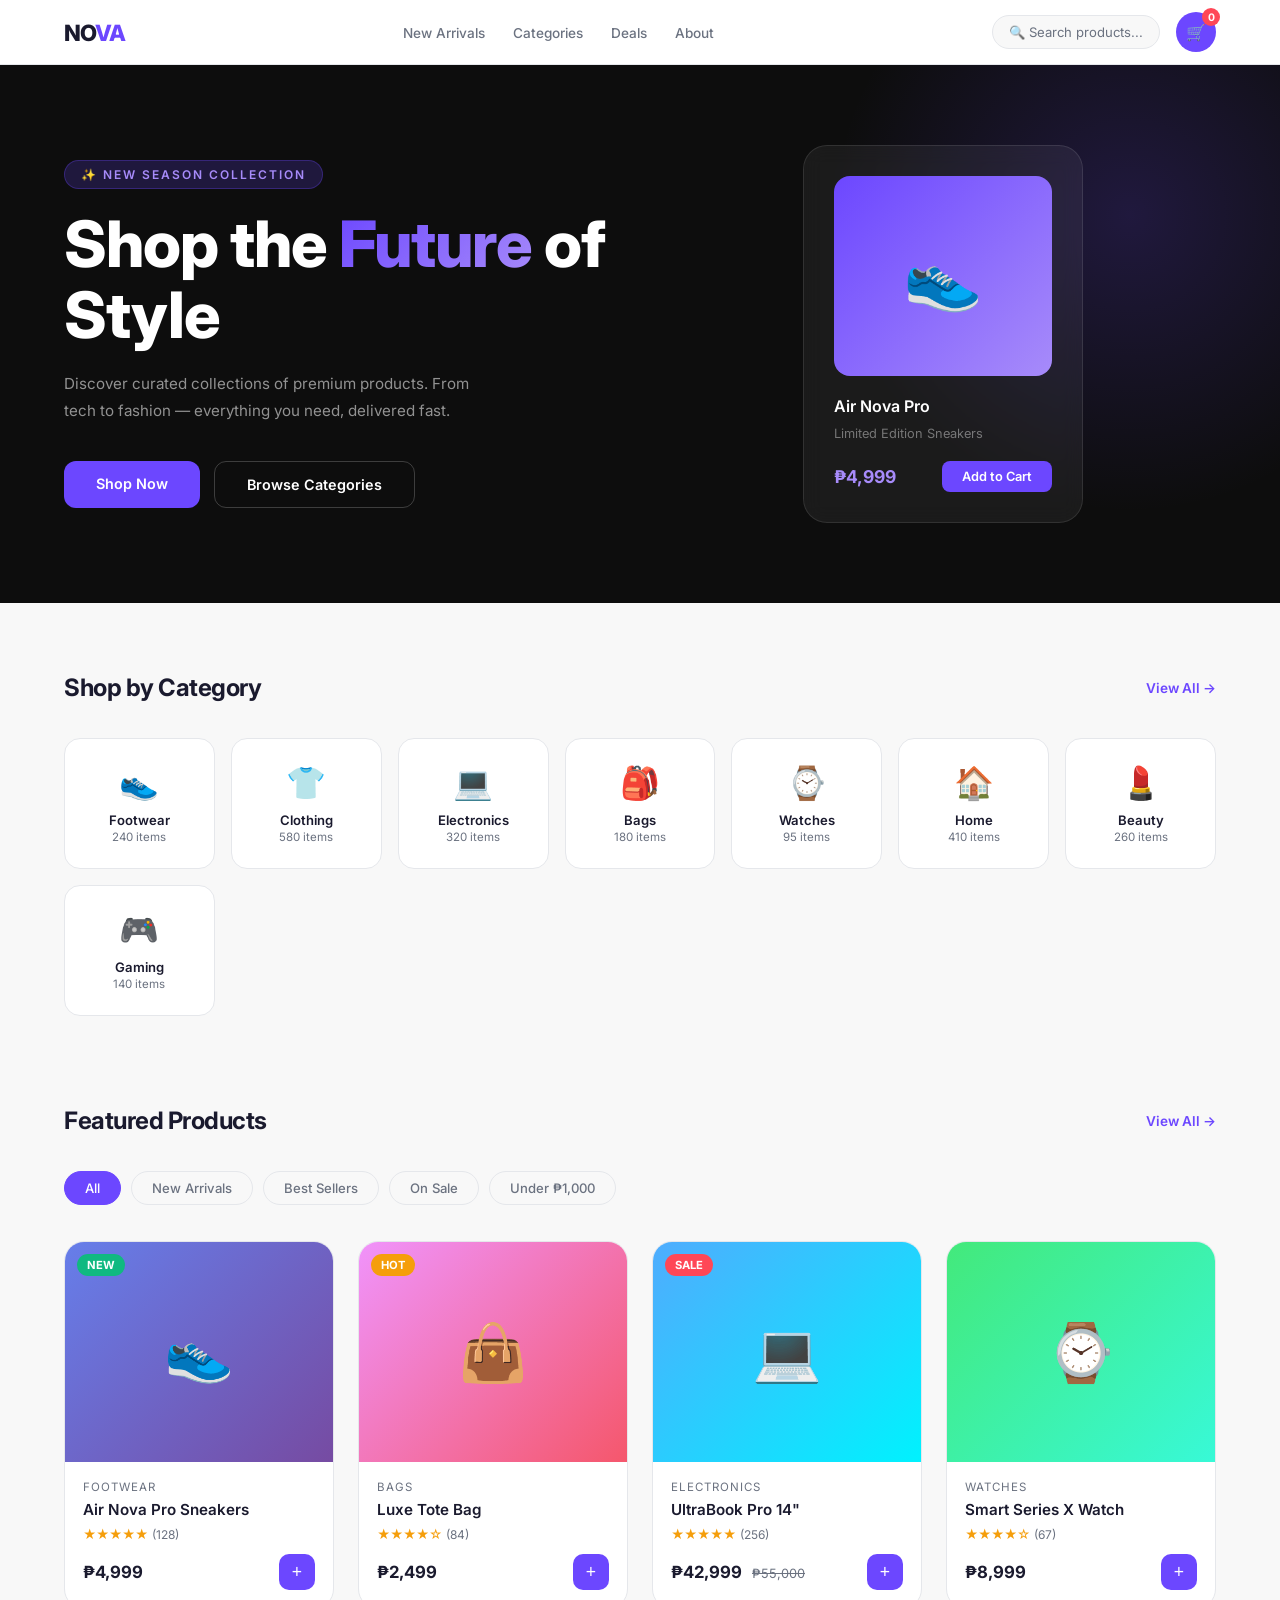
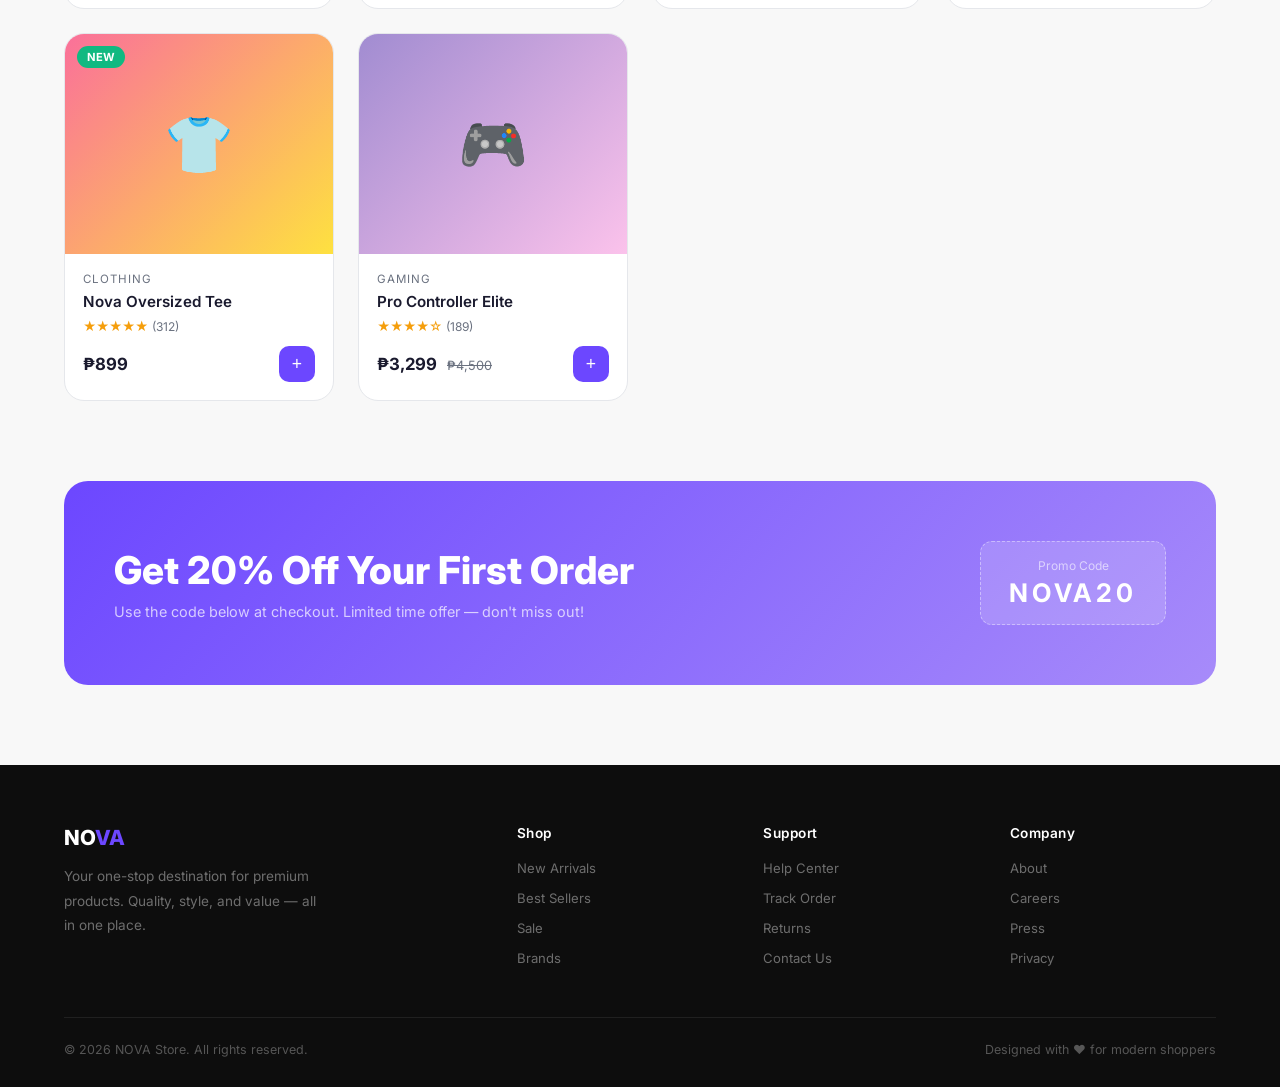
<file: samples/ecommerce.html>
<!DOCTYPE html>
<html lang="en">
<head>
<meta charset="UTF-8"/>
<meta name="viewport" content="width=device-width,initial-scale=1.0"/>
<title>NOVA Store – Modern E-Commerce</title>
<link href="https://fonts.googleapis.com/css2?family=Inter:wght@300;400;500;600;700;800&display=swap" rel="stylesheet"/>
<style>
*,*::before,*::after{box-sizing:border-box;margin:0;padding:0}
:root{--bg:#f8f8f8;--dark:#0d0d0d;--accent:#6c47ff;--accent2:#ff4757;--text:#1a1a2e;--muted:#6b7280;--card:#fff;--border:#e5e7eb}
html{scroll-behavior:smooth}
body{font-family:'Inter',sans-serif;background:var(--bg);color:var(--text)}
a{text-decoration:none;color:inherit}

/* NAV */
nav{position:sticky;top:0;z-index:100;background:#fff;border-bottom:1px solid var(--border);padding:0 5%}
.nav-inner{display:flex;align-items:center;justify-content:space-between;height:64px}
.nav-logo{font-size:1.4rem;font-weight:800;letter-spacing:-1px}
.nav-logo span{color:var(--accent)}
.nav-links{display:flex;gap:28px;list-style:none}
.nav-links a{font-size:0.85rem;font-weight:500;color:var(--muted);transition:color .2s}
.nav-links a:hover{color:var(--text)}
.nav-right{display:flex;align-items:center;gap:16px}
.nav-search{display:flex;align-items:center;gap:8px;background:var(--bg);border:1px solid var(--border);border-radius:50px;padding:8px 16px;font-size:0.82rem;color:var(--muted)}
.cart-btn{position:relative;width:40px;height:40px;background:var(--accent);border-radius:50%;display:flex;align-items:center;justify-content:center;color:#fff;font-size:1rem;cursor:pointer}
.cart-badge{position:absolute;top:-4px;right:-4px;width:18px;height:18px;background:var(--accent2);border-radius:50%;font-size:0.65rem;font-weight:700;color:#fff;display:flex;align-items:center;justify-content:center}

/* HERO BANNER */
.hero{background:var(--dark);padding:80px 5%;display:flex;align-items:center;gap:60px;min-height:520px;position:relative;overflow:hidden}
.hero::before{content:'';position:absolute;right:-200px;top:-200px;width:700px;height:700px;background:radial-gradient(circle,rgba(108,71,255,0.2) 0%,transparent 60%);border-radius:50%}
.hero-text{flex:1;z-index:1}
.hero-badge{display:inline-block;background:rgba(108,71,255,0.2);color:#a78bfa;font-size:0.75rem;font-weight:600;letter-spacing:2px;text-transform:uppercase;padding:6px 16px;border-radius:50px;margin-bottom:20px;border:1px solid rgba(108,71,255,0.3)}
.hero h1{font-size:clamp(2.4rem,5vw,4rem);font-weight:800;color:#fff;line-height:1.1;margin-bottom:20px;letter-spacing:-1px}
.hero h1 span{color:var(--accent);background:linear-gradient(135deg,#6c47ff,#a78bfa);-webkit-background-clip:text;-webkit-text-fill-color:transparent;background-clip:text}
.hero p{color:rgba(255,255,255,0.55);font-size:0.95rem;line-height:1.8;max-width:440px;margin-bottom:36px}
.hero-btns{display:flex;gap:14px;flex-wrap:wrap}
.btn-accent{padding:14px 32px;background:var(--accent);color:#fff;border-radius:12px;font-weight:600;font-size:0.9rem;transition:all .3s}
.btn-accent:hover{background:#5535e0;transform:translateY(-2px)}
.btn-ghost{padding:14px 32px;border:1.5px solid rgba(255,255,255,0.2);color:#fff;border-radius:12px;font-weight:600;font-size:0.9rem;transition:all .3s}
.btn-ghost:hover{border-color:rgba(255,255,255,0.5)}
.hero-visual{flex:1;display:flex;align-items:center;justify-content:center;z-index:1}
.hero-card{background:rgba(255,255,255,0.06);border:1px solid rgba(255,255,255,0.1);border-radius:24px;padding:30px;width:280px;backdrop-filter:blur(10px)}
.hero-card-img{height:200px;background:linear-gradient(135deg,#6c47ff,#a78bfa);border-radius:16px;display:flex;align-items:center;justify-content:center;font-size:4rem;margin-bottom:20px}
.hero-card h3{color:#fff;font-size:1rem;font-weight:600;margin-bottom:6px}
.hero-card p{color:rgba(255,255,255,0.4);font-size:0.8rem;margin-bottom:16px}
.hero-card-footer{display:flex;align-items:center;justify-content:space-between}
.hero-price{color:#a78bfa;font-weight:700;font-size:1.1rem}
.hero-add{padding:8px 20px;background:var(--accent);color:#fff;border-radius:8px;font-size:0.8rem;font-weight:600;cursor:pointer;transition:background .3s}
.hero-add:hover{background:#5535e0}

/* CATEGORIES */
.categories{padding:70px 5%}
.section-header{display:flex;align-items:center;justify-content:space-between;margin-bottom:36px}
.section-header h2{font-size:1.5rem;font-weight:700;letter-spacing:-0.5px}
.view-all{font-size:0.85rem;font-weight:600;color:var(--accent)}
.cat-grid{display:grid;grid-template-columns:repeat(auto-fill,minmax(140px,1fr));gap:16px}
.cat-card{background:var(--card);border:1px solid var(--border);border-radius:16px;padding:24px 16px;text-align:center;cursor:pointer;transition:all .3s}
.cat-card:hover{border-color:var(--accent);box-shadow:0 8px 24px rgba(108,71,255,0.12);transform:translateY(-4px)}
.cat-icon{font-size:2rem;margin-bottom:10px}
.cat-name{font-size:0.82rem;font-weight:600;color:var(--text)}
.cat-count{font-size:0.72rem;color:var(--muted);margin-top:2px}

/* PRODUCTS */
.products{padding:20px 5% 80px}
.filter-bar{display:flex;gap:10px;margin-bottom:36px;flex-wrap:wrap}
.filter-btn{padding:8px 20px;border-radius:50px;font-size:0.82rem;font-weight:500;cursor:pointer;border:1.5px solid var(--border);background:none;font-family:'Inter',sans-serif;transition:all .3s;color:var(--muted)}
.filter-btn.active,.filter-btn:hover{background:var(--accent);color:#fff;border-color:var(--accent)}
.product-grid{display:grid;grid-template-columns:repeat(auto-fill,minmax(240px,1fr));gap:24px}
.product-card{background:var(--card);border:1px solid var(--border);border-radius:20px;overflow:hidden;transition:all .3s;cursor:pointer}
.product-card:hover{box-shadow:0 12px 40px rgba(0,0,0,0.1);transform:translateY(-4px)}
.product-img{height:220px;display:flex;align-items:center;justify-content:center;font-size:3.5rem;position:relative}
.product-badge{position:absolute;top:12px;left:12px;padding:4px 10px;border-radius:50px;font-size:0.7rem;font-weight:700;text-transform:uppercase}
.badge-new{background:#10b981;color:#fff}
.badge-sale{background:var(--accent2);color:#fff}
.badge-hot{background:#f59e0b;color:#fff}
.product-body{padding:18px}
.product-cat{font-size:0.72rem;color:var(--muted);text-transform:uppercase;letter-spacing:1px;margin-bottom:6px}
.product-name{font-size:0.95rem;font-weight:600;margin-bottom:8px}
.product-rating{display:flex;align-items:center;gap:4px;margin-bottom:12px}
.stars{color:#f59e0b;font-size:0.8rem}
.rating-count{font-size:0.75rem;color:var(--muted)}
.product-footer{display:flex;align-items:center;justify-content:space-between}
.product-price{font-weight:700;font-size:1.05rem;color:var(--text)}
.product-price .old{font-size:0.8rem;color:var(--muted);text-decoration:line-through;font-weight:400;margin-left:6px}
.add-cart{width:36px;height:36px;background:var(--accent);border-radius:10px;display:flex;align-items:center;justify-content:center;color:#fff;font-size:1.1rem;cursor:pointer;transition:background .3s;border:none}
.add-cart:hover{background:#5535e0}

/* BANNER */
.promo-banner{margin:0 5% 80px;background:linear-gradient(135deg,#6c47ff,#a78bfa);border-radius:24px;padding:60px 50px;display:flex;align-items:center;justify-content:space-between;gap:30px;flex-wrap:wrap}
.promo-text h2{font-size:clamp(1.6rem,3vw,2.4rem);font-weight:800;color:#fff;margin-bottom:10px}
.promo-text p{color:rgba(255,255,255,0.7);font-size:0.9rem}
.promo-code{background:rgba(255,255,255,0.15);border:1.5px dashed rgba(255,255,255,0.4);border-radius:12px;padding:16px 28px;text-align:center}
.promo-code span{display:block;font-size:0.75rem;color:rgba(255,255,255,0.6);margin-bottom:4px}
.promo-code strong{font-size:1.6rem;color:#fff;letter-spacing:4px}

/* FOOTER */
footer{background:var(--dark);padding:60px 5% 30px}
.footer-grid{display:grid;grid-template-columns:2fr 1fr 1fr 1fr;gap:40px;margin-bottom:50px}
.footer-brand p{color:rgba(255,255,255,0.4);font-size:0.85rem;line-height:1.8;margin-top:14px;max-width:260px}
.footer-col h4{color:#fff;font-size:0.85rem;font-weight:600;margin-bottom:16px;letter-spacing:0.5px}
.footer-col ul{list-style:none;display:flex;flex-direction:column;gap:10px}
.footer-col ul a{font-size:0.82rem;color:rgba(255,255,255,0.4);transition:color .3s}
.footer-col ul a:hover{color:#fff}
.footer-bottom{border-top:1px solid rgba(255,255,255,0.08);padding-top:24px;display:flex;justify-content:space-between;align-items:center;flex-wrap:wrap;gap:12px}
.footer-bottom p{font-size:0.78rem;color:rgba(255,255,255,0.3)}
.footer-logo{font-size:1.3rem;font-weight:800;color:#fff}
.footer-logo span{color:var(--accent)}

@media(max-width:768px){
  .hero{flex-direction:column;padding:60px 5%}
  .hero-visual{display:none}
  .footer-grid{grid-template-columns:1fr 1fr}
  nav .nav-links{display:none}
}
</style>
</head>
<body>

<nav>
  <div class="nav-inner">
    <div class="nav-logo">NO<span>VA</span></div>
    <ul class="nav-links">
      <li><a href="#">New Arrivals</a></li>
      <li><a href="#">Categories</a></li>
      <li><a href="#">Deals</a></li>
      <li><a href="#">About</a></li>
    </ul>
    <div class="nav-right">
      <div class="nav-search">🔍 Search products...</div>
      <div class="cart-btn">🛒<span class="cart-badge" id="cartCount">0</span></div>
    </div>
  </div>
</nav>

<section class="hero">
  <div class="hero-text">
    <div class="hero-badge">✨ New Season Collection</div>
    <h1>Shop the <span>Future</span> of Style</h1>
    <p>Discover curated collections of premium products. From tech to fashion — everything you need, delivered fast.</p>
    <div class="hero-btns">
      <a href="#products" class="btn-accent">Shop Now</a>
      <a href="#categories" class="btn-ghost">Browse Categories</a>
    </div>
  </div>
  <div class="hero-visual">
    <div class="hero-card">
      <div class="hero-card-img">👟</div>
      <h3>Air Nova Pro</h3>
      <p>Limited Edition Sneakers</p>
      <div class="hero-card-footer">
        <span class="hero-price">₱4,999</span>
        <div class="hero-add">Add to Cart</div>
      </div>
    </div>
  </div>
</section>

<section class="categories" id="categories">
  <div class="section-header">
    <h2>Shop by Category</h2>
    <a href="#" class="view-all">View All →</a>
  </div>
  <div class="cat-grid">
    <div class="cat-card"><div class="cat-icon">👟</div><div class="cat-name">Footwear</div><div class="cat-count">240 items</div></div>
    <div class="cat-card"><div class="cat-icon">👕</div><div class="cat-name">Clothing</div><div class="cat-count">580 items</div></div>
    <div class="cat-card"><div class="cat-icon">💻</div><div class="cat-name">Electronics</div><div class="cat-count">320 items</div></div>
    <div class="cat-card"><div class="cat-icon">🎒</div><div class="cat-name">Bags</div><div class="cat-count">180 items</div></div>
    <div class="cat-card"><div class="cat-icon">⌚</div><div class="cat-name">Watches</div><div class="cat-count">95 items</div></div>
    <div class="cat-card"><div class="cat-icon">🏠</div><div class="cat-name">Home</div><div class="cat-count">410 items</div></div>
    <div class="cat-card"><div class="cat-icon">💄</div><div class="cat-name">Beauty</div><div class="cat-count">260 items</div></div>
    <div class="cat-card"><div class="cat-icon">🎮</div><div class="cat-name">Gaming</div><div class="cat-count">140 items</div></div>
  </div>
</section>

<section class="products" id="products">
  <div class="section-header">
    <h2>Featured Products</h2>
    <a href="#" class="view-all">View All →</a>
  </div>
  <div class="filter-bar">
    <button class="filter-btn active">All</button>
    <button class="filter-btn">New Arrivals</button>
    <button class="filter-btn">Best Sellers</button>
    <button class="filter-btn">On Sale</button>
    <button class="filter-btn">Under ₱1,000</button>
  </div>
  <div class="product-grid">
    <div class="product-card">
      <div class="product-img" style="background:linear-gradient(135deg,#667eea,#764ba2)">👟<span class="product-badge badge-new">New</span></div>
      <div class="product-body">
        <div class="product-cat">Footwear</div>
        <div class="product-name">Air Nova Pro Sneakers</div>
        <div class="product-rating"><span class="stars">★★★★★</span><span class="rating-count">(128)</span></div>
        <div class="product-footer"><span class="product-price">₱4,999</span><button class="add-cart" onclick="addToCart(this)">+</button></div>
      </div>
    </div>
    <div class="product-card">
      <div class="product-img" style="background:linear-gradient(135deg,#f093fb,#f5576c)">👜<span class="product-badge badge-hot">Hot</span></div>
      <div class="product-body">
        <div class="product-cat">Bags</div>
        <div class="product-name">Luxe Tote Bag</div>
        <div class="product-rating"><span class="stars">★★★★☆</span><span class="rating-count">(84)</span></div>
        <div class="product-footer"><span class="product-price">₱2,499</span><button class="add-cart" onclick="addToCart(this)">+</button></div>
      </div>
    </div>
    <div class="product-card">
      <div class="product-img" style="background:linear-gradient(135deg,#4facfe,#00f2fe)">💻<span class="product-badge badge-sale">Sale</span></div>
      <div class="product-body">
        <div class="product-cat">Electronics</div>
        <div class="product-name">UltraBook Pro 14"</div>
        <div class="product-rating"><span class="stars">★★★★★</span><span class="rating-count">(256)</span></div>
        <div class="product-footer"><span class="product-price">₱42,999 <span class="old">₱55,000</span></span><button class="add-cart" onclick="addToCart(this)">+</button></div>
      </div>
    </div>
    <div class="product-card">
      <div class="product-img" style="background:linear-gradient(135deg,#43e97b,#38f9d7)">⌚</div>
      <div class="product-body">
        <div class="product-cat">Watches</div>
        <div class="product-name">Smart Series X Watch</div>
        <div class="product-rating"><span class="stars">★★★★☆</span><span class="rating-count">(67)</span></div>
        <div class="product-footer"><span class="product-price">₱8,999</span><button class="add-cart" onclick="addToCart(this)">+</button></div>
      </div>
    </div>
    <div class="product-card">
      <div class="product-img" style="background:linear-gradient(135deg,#fa709a,#fee140)">👕<span class="product-badge badge-new">New</span></div>
      <div class="product-body">
        <div class="product-cat">Clothing</div>
        <div class="product-name">Nova Oversized Tee</div>
        <div class="product-rating"><span class="stars">★★★★★</span><span class="rating-count">(312)</span></div>
        <div class="product-footer"><span class="product-price">₱899</span><button class="add-cart" onclick="addToCart(this)">+</button></div>
      </div>
    </div>
    <div class="product-card">
      <div class="product-img" style="background:linear-gradient(135deg,#a18cd1,#fbc2eb)">🎮</div>
      <div class="product-body">
        <div class="product-cat">Gaming</div>
        <div class="product-name">Pro Controller Elite</div>
        <div class="product-rating"><span class="stars">★★★★☆</span><span class="rating-count">(189)</span></div>
        <div class="product-footer"><span class="product-price">₱3,299 <span class="old">₱4,500</span></span><button class="add-cart" onclick="addToCart(this)">+</button></div>
      </div>
    </div>
  </div>
</section>

<div class="promo-banner">
  <div class="promo-text">
    <h2>Get 20% Off Your First Order</h2>
    <p>Use the code below at checkout. Limited time offer — don't miss out!</p>
  </div>
  <div class="promo-code">
    <span>Promo Code</span>
    <strong>NOVA20</strong>
  </div>
</div>

<footer>
  <div class="footer-grid">
    <div class="footer-brand">
      <div class="footer-logo">NO<span>VA</span></div>
      <p>Your one-stop destination for premium products. Quality, style, and value — all in one place.</p>
    </div>
    <div class="footer-col"><h4>Shop</h4><ul><li><a href="#">New Arrivals</a></li><li><a href="#">Best Sellers</a></li><li><a href="#">Sale</a></li><li><a href="#">Brands</a></li></ul></div>
    <div class="footer-col"><h4>Support</h4><ul><li><a href="#">Help Center</a></li><li><a href="#">Track Order</a></li><li><a href="#">Returns</a></li><li><a href="#">Contact Us</a></li></ul></div>
    <div class="footer-col"><h4>Company</h4><ul><li><a href="#">About</a></li><li><a href="#">Careers</a></li><li><a href="#">Press</a></li><li><a href="#">Privacy</a></li></ul></div>
  </div>
  <div class="footer-bottom">
    <p>© 2026 NOVA Store. All rights reserved.</p>
    <p>Designed with ❤️ for modern shoppers</p>
  </div>
</footer>

<script>
let cartCount = 0;
function addToCart(btn){
  cartCount++;
  document.getElementById('cartCount').textContent = cartCount;
  btn.textContent = '✓';
  btn.style.background = '#10b981';
  setTimeout(()=>{ btn.textContent = '+'; btn.style.background = ''; }, 1500);
}
document.querySelectorAll('.filter-btn').forEach(btn=>{
  btn.addEventListener('click',()=>{
    document.querySelectorAll('.filter-btn').forEach(b=>b.classList.remove('active'));
    btn.classList.add('active');
  });
});
document.querySelectorAll('.cat-card').forEach(card=>{
  card.addEventListener('click',()=>{
    document.querySelectorAll('.cat-card').forEach(c=>c.style.borderColor='');
    card.style.borderColor='var(--accent)';
  });
});
</script>
</body>
</html>
</file>
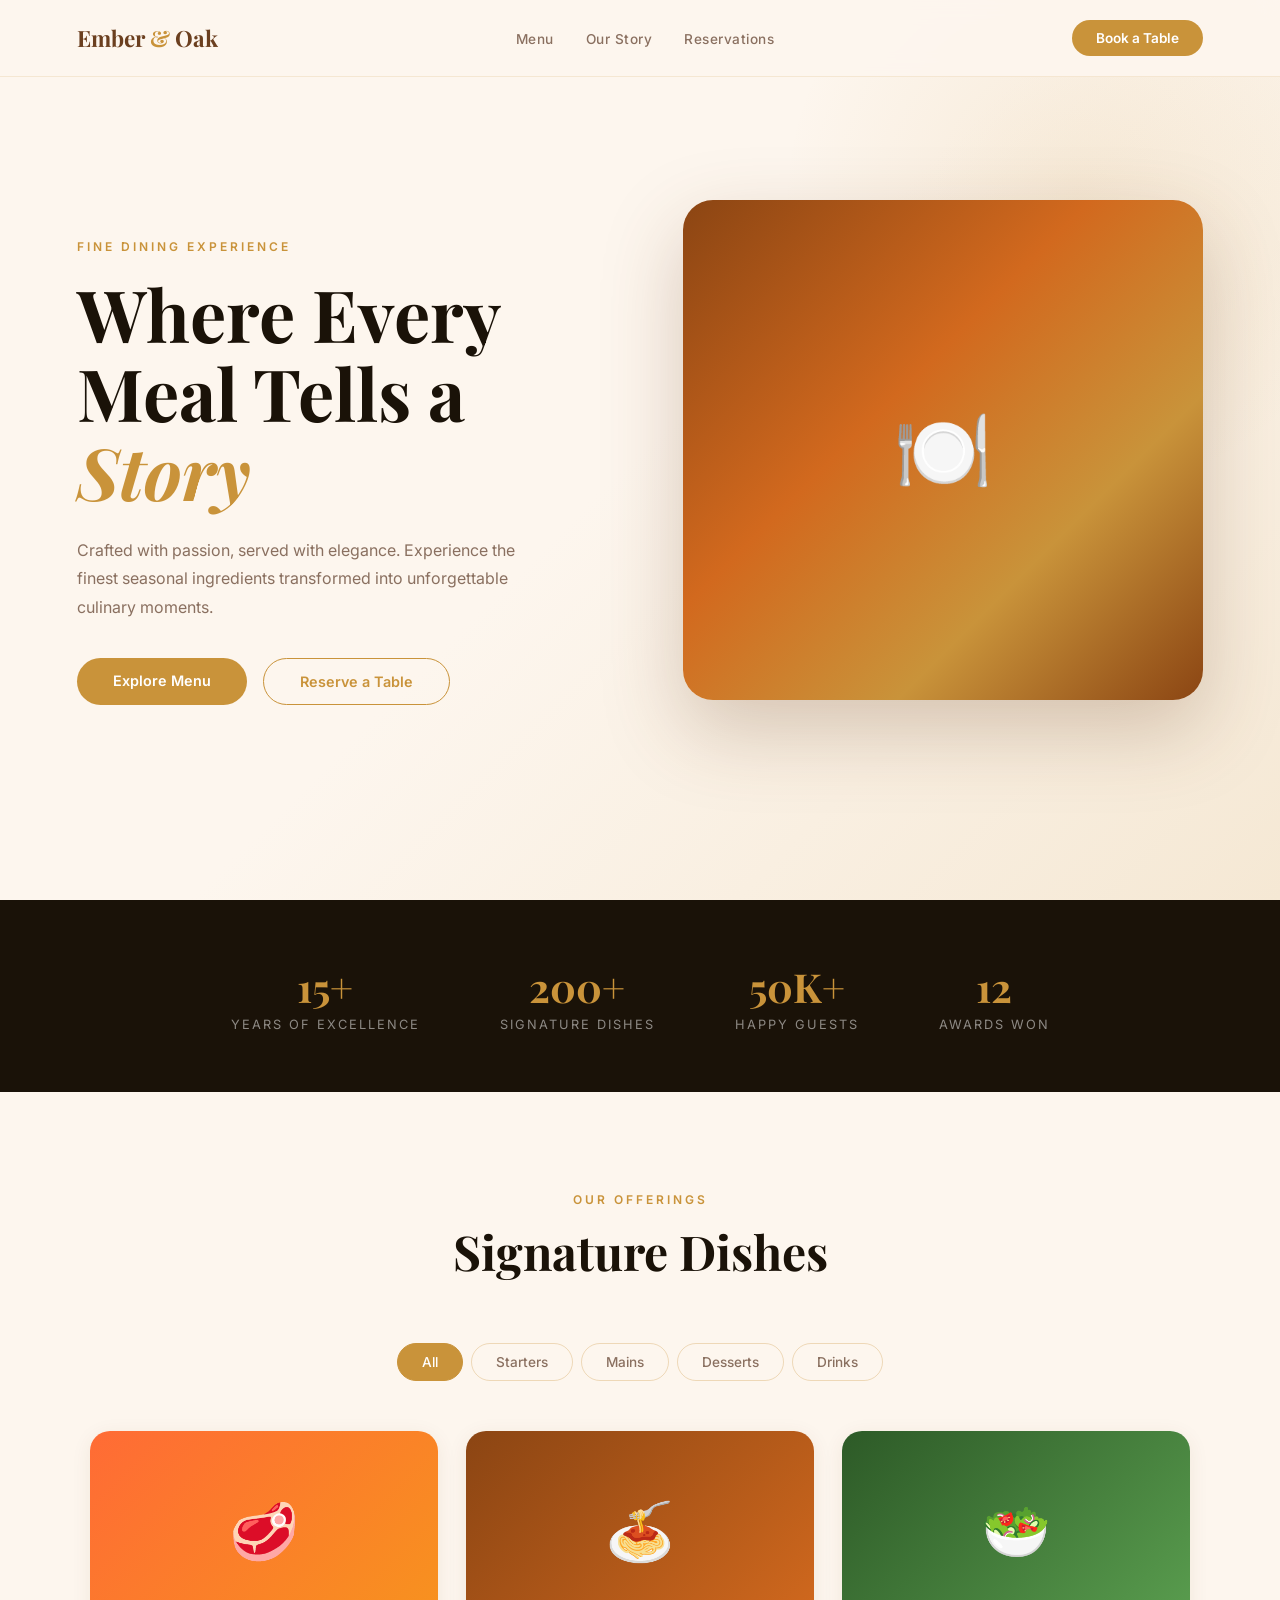
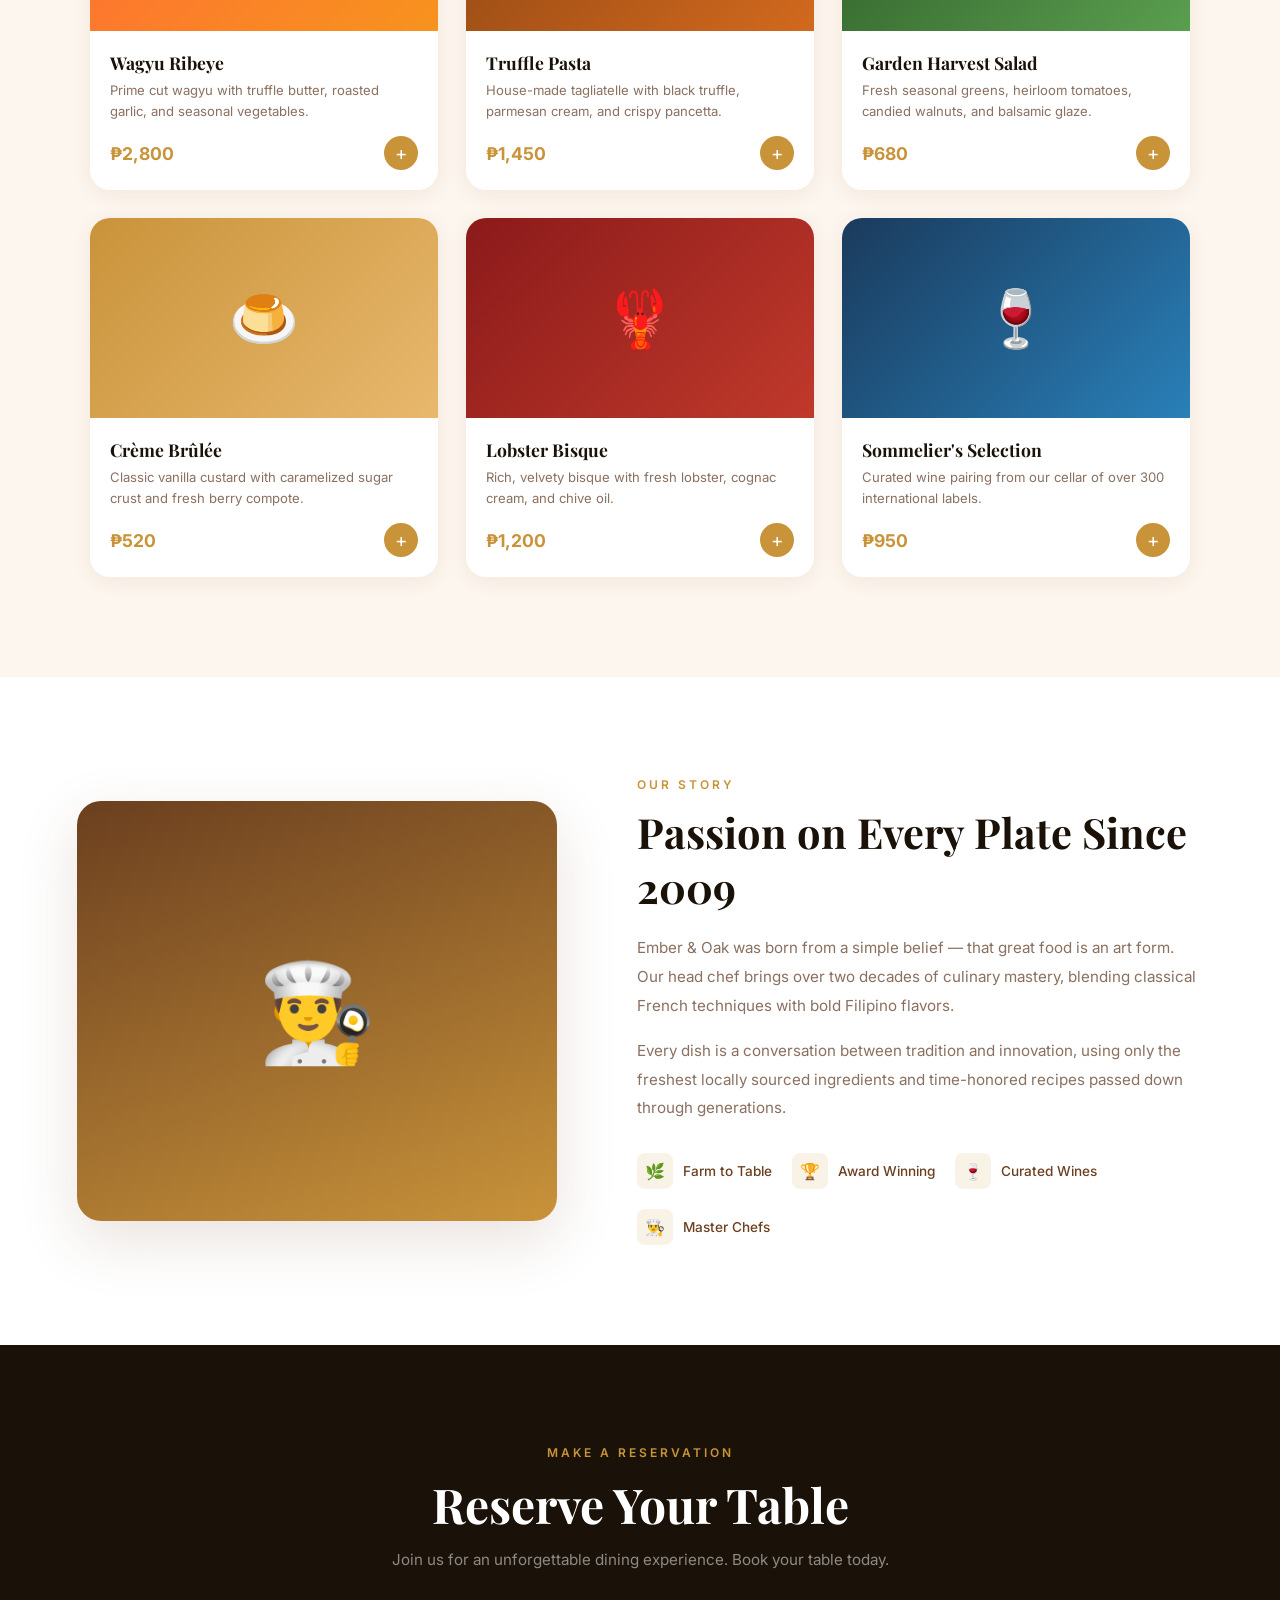
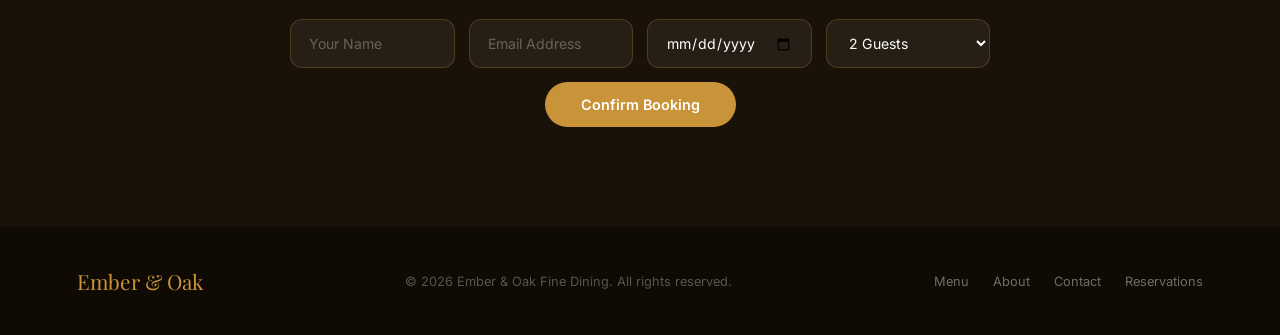
<file: samples/restaurant.html>
<!DOCTYPE html>
<html lang="en">
<head>
<meta charset="UTF-8"/>
<meta name="viewport" content="width=device-width,initial-scale=1.0"/>
<title>Ember & Oak – Fine Dining</title>
<link href="https://fonts.googleapis.com/css2?family=Playfair+Display:wght@400;600;700&family=Inter:wght@300;400;500;600&display=swap" rel="stylesheet"/>
<style>
*,*::before,*::after{box-sizing:border-box;margin:0;padding:0}
:root{--cream:#fdf6ee;--dark:#1a1208;--brown:#6b3f1f;--gold:#c9933a;--text:#3d2b1a;--muted:#8a7060}
html{scroll-behavior:smooth}
body{font-family:'Inter',sans-serif;background:var(--cream);color:var(--text)}
a{text-decoration:none;color:inherit}
img{max-width:100%;display:block}

/* NAV */
nav{position:fixed;top:0;left:0;right:0;z-index:100;display:flex;align-items:center;justify-content:space-between;padding:20px 6%;background:rgba(253,246,238,0.92);backdrop-filter:blur(10px);border-bottom:1px solid rgba(201,147,58,0.15)}
.nav-logo{font-family:'Playfair Display',serif;font-size:1.4rem;font-weight:700;color:var(--brown)}
.nav-logo span{color:var(--gold)}
.nav-links{display:flex;gap:32px;list-style:none}
.nav-links a{font-size:0.85rem;font-weight:500;color:var(--muted);letter-spacing:0.5px;transition:color .3s}
.nav-links a:hover{color:var(--gold)}
.nav-cta{padding:10px 24px;background:var(--gold);color:#fff;border-radius:50px;font-size:0.85rem;font-weight:600;transition:background .3s}
.nav-cta:hover{background:var(--brown)}

/* HERO */
.hero{min-height:100vh;display:flex;align-items:center;padding:120px 6% 80px;background:linear-gradient(135deg,var(--cream) 50%,#f5e8d4 100%);position:relative;overflow:hidden}
.hero::before{content:'';position:absolute;right:-100px;top:-100px;width:600px;height:600px;background:radial-gradient(circle,rgba(201,147,58,0.12) 0%,transparent 70%);border-radius:50%}
.hero-content{max-width:560px;z-index:1}
.hero-tag{display:inline-block;font-size:0.75rem;letter-spacing:3px;text-transform:uppercase;color:var(--gold);margin-bottom:20px;font-weight:600}
.hero h1{font-family:'Playfair Display',serif;font-size:clamp(2.8rem,6vw,4.5rem);line-height:1.1;color:var(--dark);margin-bottom:24px}
.hero h1 em{color:var(--gold);font-style:italic}
.hero p{font-size:1rem;color:var(--muted);line-height:1.8;max-width:440px;margin-bottom:36px}
.hero-btns{display:flex;gap:16px;flex-wrap:wrap}
.btn-gold{padding:14px 36px;background:var(--gold);color:#fff;border-radius:50px;font-weight:600;font-size:0.9rem;transition:all .3s}
.btn-gold:hover{background:var(--brown);transform:translateY(-2px)}
.btn-outline-gold{padding:14px 36px;border:1.5px solid var(--gold);color:var(--gold);border-radius:50px;font-weight:600;font-size:0.9rem;transition:all .3s}
.btn-outline-gold:hover{background:var(--gold);color:#fff}
.hero-img{position:absolute;right:6%;top:50%;transform:translateY(-50%);width:42%;max-width:520px;border-radius:30px;overflow:hidden;box-shadow:0 30px 80px rgba(107,63,31,0.25)}
.hero-img-inner{width:100%;height:500px;background:linear-gradient(135deg,#8b4513 0%,#d2691e 40%,#c9933a 70%,#8b4513 100%);display:flex;align-items:center;justify-content:center;font-size:5rem}

/* STATS */
.stats{padding:60px 6%;background:var(--dark);display:flex;justify-content:center;gap:80px;flex-wrap:wrap}
.stat{text-align:center}
.stat-num{font-family:'Playfair Display',serif;font-size:2.5rem;font-weight:700;color:var(--gold)}
.stat-lbl{font-size:0.8rem;color:rgba(255,255,255,0.5);letter-spacing:2px;text-transform:uppercase;margin-top:4px}

/* MENU */
.menu{padding:100px 6%;background:var(--cream)}
.section-label{text-align:center;font-size:0.75rem;letter-spacing:3px;text-transform:uppercase;color:var(--gold);font-weight:600;margin-bottom:12px}
.section-title{text-align:center;font-family:'Playfair Display',serif;font-size:clamp(2rem,4vw,3rem);color:var(--dark);margin-bottom:60px}
.menu-tabs{display:flex;justify-content:center;gap:8px;margin-bottom:50px;flex-wrap:wrap}
.tab{padding:10px 24px;border-radius:50px;font-size:0.85rem;font-weight:500;cursor:pointer;border:1.5px solid transparent;transition:all .3s;background:none;font-family:'Inter',sans-serif}
.tab.active,.tab:hover{background:var(--gold);color:#fff;border-color:var(--gold)}
.tab:not(.active){border-color:rgba(201,147,58,0.3);color:var(--muted)}
.menu-grid{display:grid;grid-template-columns:repeat(auto-fill,minmax(280px,1fr));gap:28px;max-width:1100px;margin:0 auto}
.menu-card{background:#fff;border-radius:20px;overflow:hidden;box-shadow:0 4px 20px rgba(107,63,31,0.08);transition:transform .3s,box-shadow .3s}
.menu-card:hover{transform:translateY(-6px);box-shadow:0 16px 40px rgba(107,63,31,0.15)}
.menu-card-img{height:200px;display:flex;align-items:center;justify-content:center;font-size:3.5rem}
.menu-card-img.c1{background:linear-gradient(135deg,#ff6b35,#f7931e)}
.menu-card-img.c2{background:linear-gradient(135deg,#8b4513,#d2691e)}
.menu-card-img.c3{background:linear-gradient(135deg,#2d5a27,#5a9e4f)}
.menu-card-img.c4{background:linear-gradient(135deg,#c9933a,#e8b86d)}
.menu-card-img.c5{background:linear-gradient(135deg,#8b1a1a,#c0392b)}
.menu-card-img.c6{background:linear-gradient(135deg,#1a3a5c,#2980b9)}
.menu-card-body{padding:20px}
.menu-card-body h4{font-family:'Playfair Display',serif;font-size:1.1rem;color:var(--dark);margin-bottom:6px}
.menu-card-body p{font-size:0.82rem;color:var(--muted);line-height:1.6;margin-bottom:14px}
.menu-card-footer{display:flex;align-items:center;justify-content:space-between}
.price{font-weight:700;font-size:1.1rem;color:var(--gold)}
.add-btn{width:34px;height:34px;background:var(--gold);border-radius:50%;display:flex;align-items:center;justify-content:center;color:#fff;font-size:1.2rem;cursor:pointer;transition:background .3s}
.add-btn:hover{background:var(--brown)}

/* ABOUT */
.about{padding:100px 6%;background:#fff;display:flex;gap:80px;align-items:center;flex-wrap:wrap}
.about-img{flex:1;min-width:280px;max-width:480px;border-radius:24px;overflow:hidden;box-shadow:0 20px 60px rgba(107,63,31,0.15)}
.about-img-inner{width:100%;height:420px;background:linear-gradient(160deg,#6b3f1f,#c9933a);display:flex;align-items:center;justify-content:center;font-size:6rem}
.about-text{flex:1;min-width:280px}
.about-text h2{font-family:'Playfair Display',serif;font-size:clamp(1.8rem,3.5vw,2.6rem);color:var(--dark);margin-bottom:20px}
.about-text p{color:var(--muted);line-height:1.9;margin-bottom:16px;font-size:0.95rem}
.about-features{display:flex;gap:20px;margin-top:30px;flex-wrap:wrap}
.feature{display:flex;align-items:center;gap:10px;font-size:0.85rem;font-weight:500;color:var(--brown)}
.feature-icon{width:36px;height:36px;background:rgba(201,147,58,0.12);border-radius:8px;display:flex;align-items:center;justify-content:center;font-size:1rem}

/* RESERVATION */
.reservation{padding:100px 6%;background:var(--dark);text-align:center}
.reservation h2{font-family:'Playfair Display',serif;font-size:clamp(2rem,4vw,3rem);color:#fff;margin-bottom:14px}
.reservation p{color:rgba(255,255,255,0.5);margin-bottom:50px;font-size:0.95rem}
.res-form{display:flex;gap:14px;max-width:700px;margin:0 auto;flex-wrap:wrap;justify-content:center}
.res-form input,.res-form select{flex:1;min-width:160px;padding:14px 18px;background:rgba(255,255,255,0.06);border:1px solid rgba(201,147,58,0.25);border-radius:12px;color:#fff;font-family:'Inter',sans-serif;font-size:0.88rem;outline:none}
.res-form input::placeholder{color:rgba(255,255,255,0.3)}
.res-form select option{background:#1a1208;color:#fff}
.res-form input:focus,.res-form select:focus{border-color:var(--gold)}

/* FOOTER */
footer{background:#0f0a04;padding:40px 6%;display:flex;align-items:center;justify-content:space-between;flex-wrap:wrap;gap:20px}
footer .logo{font-family:'Playfair Display',serif;font-size:1.3rem;color:var(--gold)}
footer p{font-size:0.8rem;color:rgba(255,255,255,0.3)}
.footer-links{display:flex;gap:24px}
.footer-links a{font-size:0.8rem;color:rgba(255,255,255,0.4);transition:color .3s}
.footer-links a:hover{color:var(--gold)}

@media(max-width:768px){
  .hero{flex-direction:column;padding-top:100px}
  .hero-img{position:relative;right:auto;top:auto;transform:none;width:100%;margin-top:40px}
  .stats{gap:40px}
  .about{flex-direction:column}
  nav .nav-links{display:none}
}
</style>
</head>
<body>

<nav>
  <div class="nav-logo">Ember <span>&</span> Oak</div>
  <ul class="nav-links">
    <li><a href="#menu">Menu</a></li>
    <li><a href="#about">Our Story</a></li>
    <li><a href="#reservation">Reservations</a></li>
  </ul>
  <a href="#reservation" class="nav-cta">Book a Table</a>
</nav>

<section class="hero" id="home">
  <div class="hero-content">
    <span class="hero-tag">Fine Dining Experience</span>
    <h1>Where Every Meal Tells a <em>Story</em></h1>
    <p>Crafted with passion, served with elegance. Experience the finest seasonal ingredients transformed into unforgettable culinary moments.</p>
    <div class="hero-btns">
      <a href="#menu" class="btn-gold">Explore Menu</a>
      <a href="#reservation" class="btn-outline-gold">Reserve a Table</a>
    </div>
  </div>
  <div class="hero-img">
    <div class="hero-img-inner">🍽️</div>
  </div>
</section>

<div class="stats">
  <div class="stat"><div class="stat-num">15+</div><div class="stat-lbl">Years of Excellence</div></div>
  <div class="stat"><div class="stat-num">200+</div><div class="stat-lbl">Signature Dishes</div></div>
  <div class="stat"><div class="stat-num">50K+</div><div class="stat-lbl">Happy Guests</div></div>
  <div class="stat"><div class="stat-num">12</div><div class="stat-lbl">Awards Won</div></div>
</div>

<section class="menu" id="menu">
  <div class="section-label">Our Offerings</div>
  <h2 class="section-title">Signature Dishes</h2>
  <div class="menu-tabs">
    <button class="tab active">All</button>
    <button class="tab">Starters</button>
    <button class="tab">Mains</button>
    <button class="tab">Desserts</button>
    <button class="tab">Drinks</button>
  </div>
  <div class="menu-grid">
    <div class="menu-card">
      <div class="menu-card-img c1">🥩</div>
      <div class="menu-card-body">
        <h4>Wagyu Ribeye</h4>
        <p>Prime cut wagyu with truffle butter, roasted garlic, and seasonal vegetables.</p>
        <div class="menu-card-footer"><span class="price">₱2,800</span><div class="add-btn">+</div></div>
      </div>
    </div>
    <div class="menu-card">
      <div class="menu-card-img c2">🍝</div>
      <div class="menu-card-body">
        <h4>Truffle Pasta</h4>
        <p>House-made tagliatelle with black truffle, parmesan cream, and crispy pancetta.</p>
        <div class="menu-card-footer"><span class="price">₱1,450</span><div class="add-btn">+</div></div>
      </div>
    </div>
    <div class="menu-card">
      <div class="menu-card-img c3">🥗</div>
      <div class="menu-card-body">
        <h4>Garden Harvest Salad</h4>
        <p>Fresh seasonal greens, heirloom tomatoes, candied walnuts, and balsamic glaze.</p>
        <div class="menu-card-footer"><span class="price">₱680</span><div class="add-btn">+</div></div>
      </div>
    </div>
    <div class="menu-card">
      <div class="menu-card-img c4">🍮</div>
      <div class="menu-card-body">
        <h4>Crème Brûlée</h4>
        <p>Classic vanilla custard with caramelized sugar crust and fresh berry compote.</p>
        <div class="menu-card-footer"><span class="price">₱520</span><div class="add-btn">+</div></div>
      </div>
    </div>
    <div class="menu-card">
      <div class="menu-card-img c5">🦞</div>
      <div class="menu-card-body">
        <h4>Lobster Bisque</h4>
        <p>Rich, velvety bisque with fresh lobster, cognac cream, and chive oil.</p>
        <div class="menu-card-footer"><span class="price">₱1,200</span><div class="add-btn">+</div></div>
      </div>
    </div>
    <div class="menu-card">
      <div class="menu-card-img c6">🍷</div>
      <div class="menu-card-body">
        <h4>Sommelier's Selection</h4>
        <p>Curated wine pairing from our cellar of over 300 international labels.</p>
        <div class="menu-card-footer"><span class="price">₱950</span><div class="add-btn">+</div></div>
      </div>
    </div>
  </div>
</section>

<section class="about" id="about">
  <div class="about-img"><div class="about-img-inner">👨‍🍳</div></div>
  <div class="about-text">
    <div class="section-label" style="text-align:left">Our Story</div>
    <h2>Passion on Every Plate Since 2009</h2>
    <p>Ember & Oak was born from a simple belief — that great food is an art form. Our head chef brings over two decades of culinary mastery, blending classical French techniques with bold Filipino flavors.</p>
    <p>Every dish is a conversation between tradition and innovation, using only the freshest locally sourced ingredients and time-honored recipes passed down through generations.</p>
    <div class="about-features">
      <div class="feature"><div class="feature-icon">🌿</div>Farm to Table</div>
      <div class="feature"><div class="feature-icon">🏆</div>Award Winning</div>
      <div class="feature"><div class="feature-icon">🍷</div>Curated Wines</div>
      <div class="feature"><div class="feature-icon">👨‍🍳</div>Master Chefs</div>
    </div>
  </div>
</section>

<section class="reservation" id="reservation">
  <div class="section-label" style="color:var(--gold)">Make a Reservation</div>
  <h2>Reserve Your Table</h2>
  <p>Join us for an unforgettable dining experience. Book your table today.</p>
  <div class="res-form">
    <input type="text" placeholder="Your Name" />
    <input type="email" placeholder="Email Address" />
    <input type="date" />
    <select><option>2 Guests</option><option>4 Guests</option><option>6 Guests</option><option>8+ Guests</option></select>
    <a href="#" class="btn-gold" style="white-space:nowrap">Confirm Booking</a>
  </div>
</section>

<footer>
  <div class="logo">Ember & Oak</div>
  <p>© 2026 Ember & Oak Fine Dining. All rights reserved.</p>
  <div class="footer-links">
    <a href="#">Menu</a><a href="#">About</a><a href="#">Contact</a><a href="#">Reservations</a>
  </div>
</footer>

<script>
document.querySelectorAll('.tab').forEach(tab=>{
  tab.addEventListener('click',()=>{
    document.querySelectorAll('.tab').forEach(t=>t.classList.remove('active'));
    tab.classList.add('active');
  });
});
document.querySelectorAll('.add-btn').forEach(btn=>{
  btn.addEventListener('click',()=>{
    btn.textContent='✓';
    btn.style.background='#2d5a27';
    setTimeout(()=>{btn.textContent='+';btn.style.background='';},1500);
  });
});
</script>
</body>
</html>
</file>
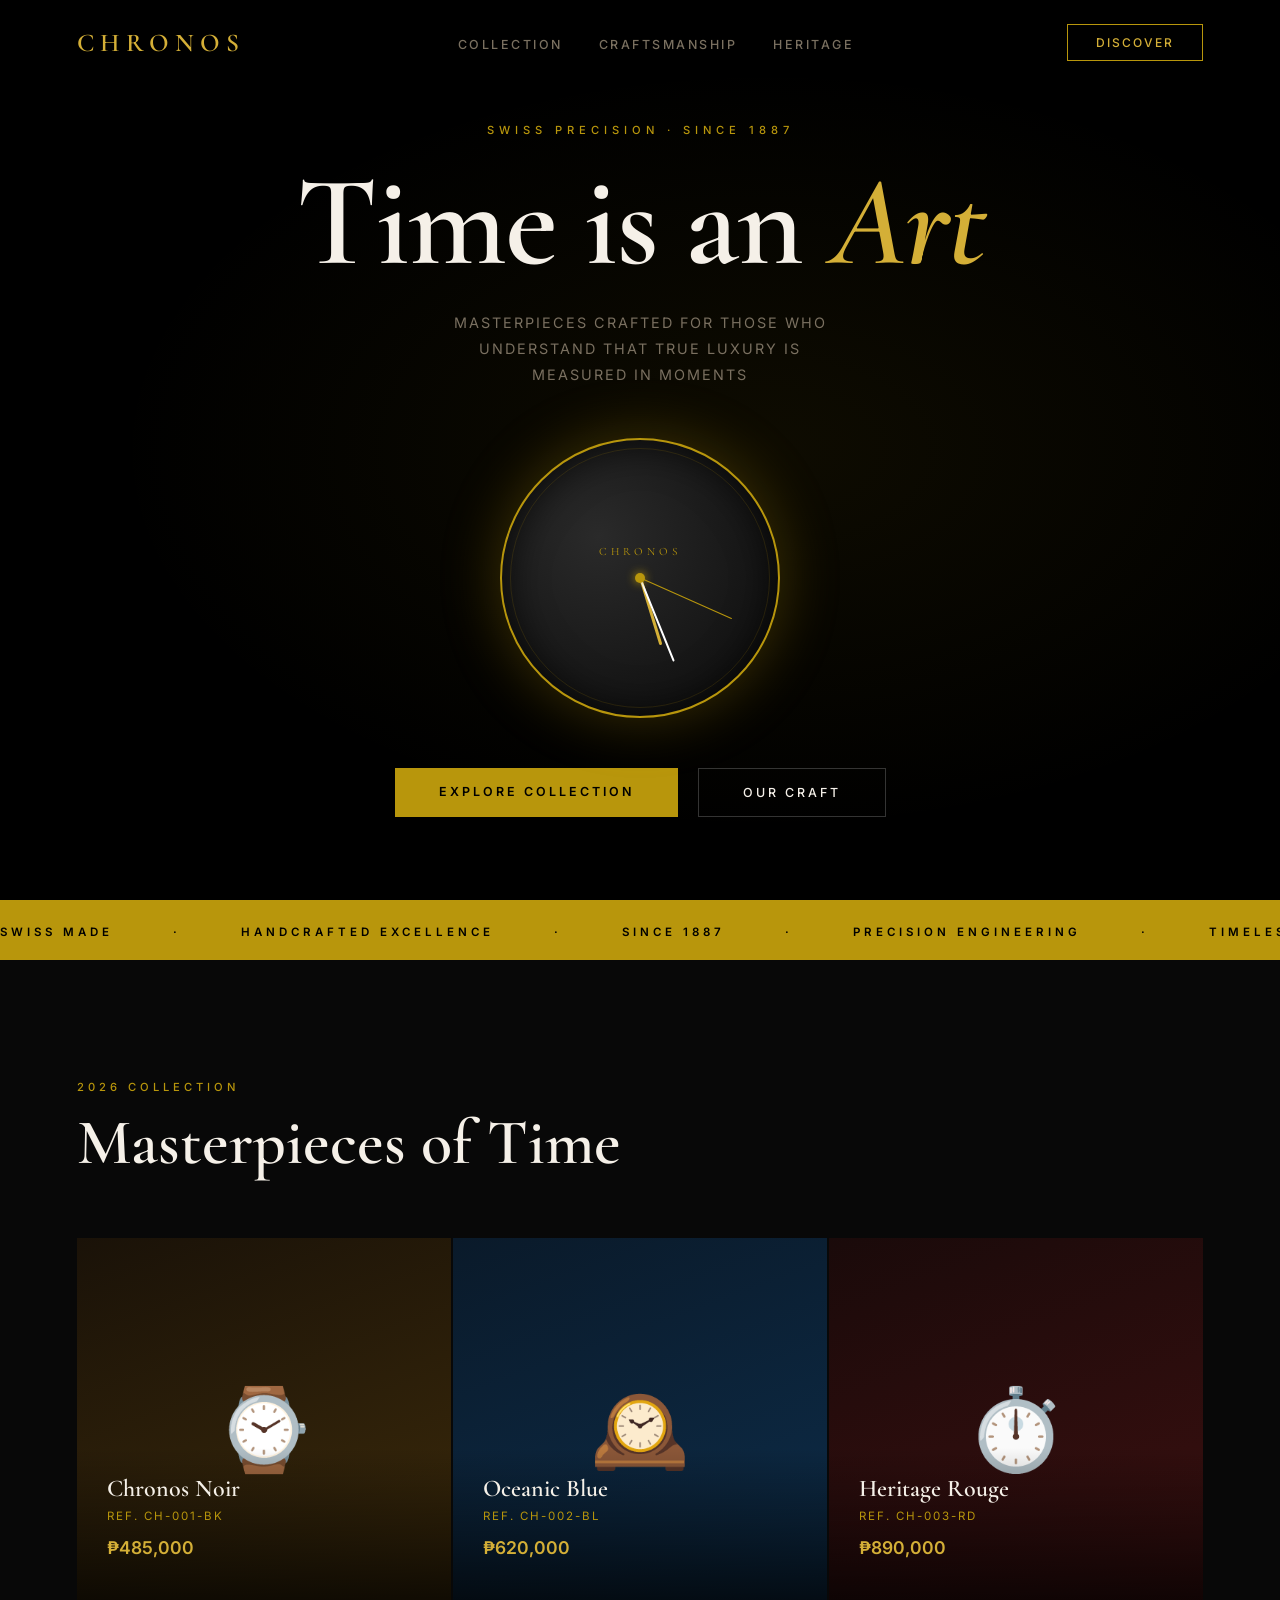
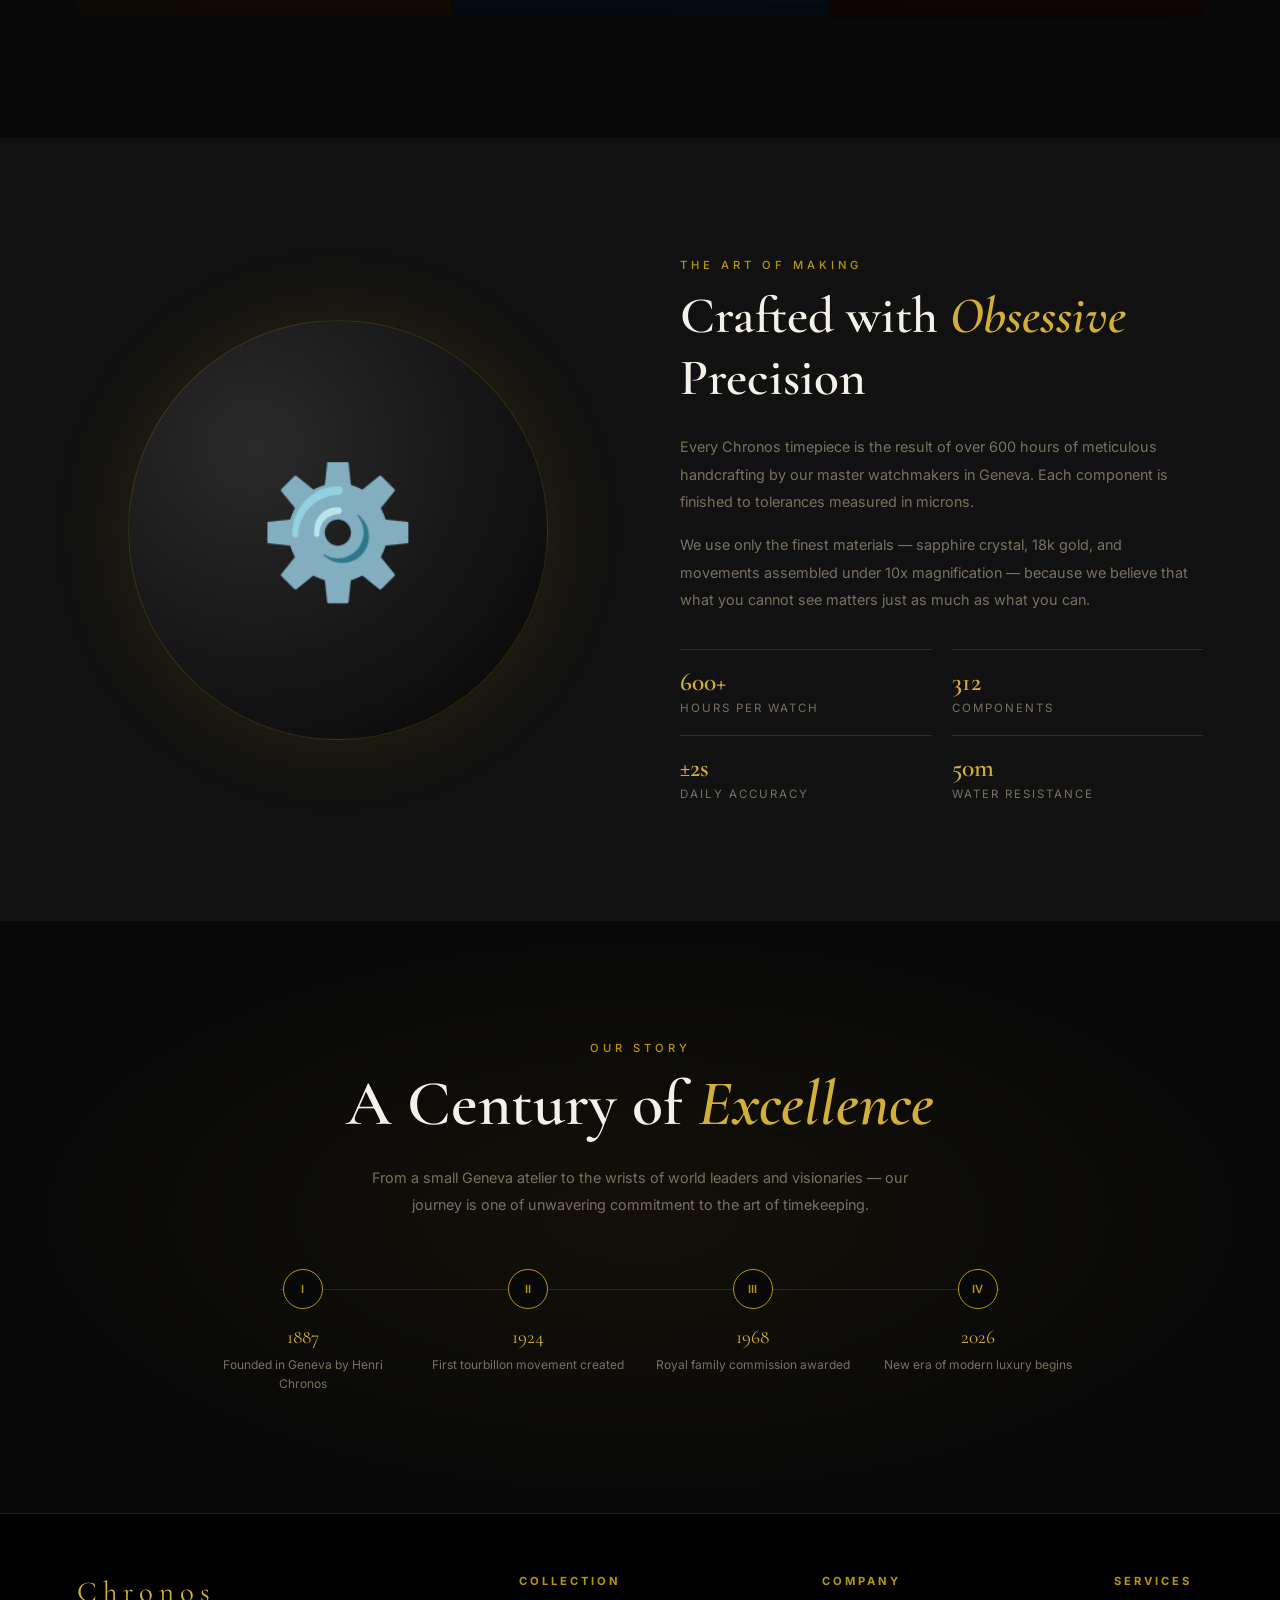
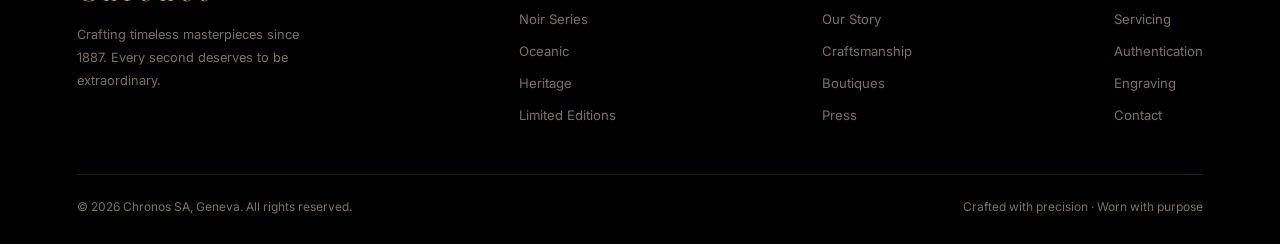
<file: samples/watch.html>
<!DOCTYPE html>
<html lang="en">
<head>
<meta charset="UTF-8"/>
<meta name="viewport" content="width=device-width,initial-scale=1.0"/>
<title>CHRONOS – Luxury Watch Brand</title>
<link href="https://fonts.googleapis.com/css2?family=Cormorant+Garamond:ital,wght@0,400;0,600;0,700;1,400;1,600&family=Inter:wght@300;400;500;600&display=swap" rel="stylesheet"/>
<style>
*,*::before,*::after{box-sizing:border-box;margin:0;padding:0}
:root{--bg:#080808;--surface:#111;--gold:#b8960c;--gold-light:#d4af37;--gold-pale:#f0d060;--text:#f5f0e8;--muted:#7a7060;--border:rgba(184,150,12,0.2)}
html{scroll-behavior:smooth}
body{font-family:'Inter',sans-serif;background:var(--bg);color:var(--text);overflow-x:hidden}
a{text-decoration:none;color:inherit}
img{max-width:100%;display:block}

/* NAV */
nav{position:fixed;top:0;left:0;right:0;z-index:100;padding:24px 6%;display:flex;align-items:center;justify-content:space-between;transition:background .4s,padding .3s}
nav.scrolled{background:rgba(8,8,8,0.95);backdrop-filter:blur(20px);padding:16px 6%;border-bottom:1px solid var(--border)}
.nav-logo{font-family:'Cormorant Garamond',serif;font-size:1.6rem;font-weight:600;letter-spacing:6px;text-transform:uppercase;color:var(--gold-light)}
.nav-links{display:flex;gap:36px;list-style:none}
.nav-links a{font-size:0.78rem;letter-spacing:2.5px;text-transform:uppercase;color:var(--muted);transition:color .3s;font-weight:500}
.nav-links a:hover{color:var(--gold-light)}
.nav-cta{padding:10px 28px;border:1px solid var(--gold);color:var(--gold-light);font-size:0.75rem;letter-spacing:2px;text-transform:uppercase;font-weight:500;transition:all .3s}
.nav-cta:hover{background:var(--gold);color:#000}

/* HERO */
.hero{min-height:100vh;display:flex;align-items:center;justify-content:center;position:relative;overflow:hidden;background:#000}
.hero-bg{position:absolute;inset:0;background:radial-gradient(ellipse at 60% 50%,rgba(184,150,12,0.08) 0%,transparent 60%)}
.hero-content{text-align:center;z-index:1;padding:120px 5% 80px}
.hero-eyebrow{font-size:0.7rem;letter-spacing:5px;text-transform:uppercase;color:var(--gold);margin-bottom:28px;font-weight:500}
.hero h1{font-family:'Cormorant Garamond',serif;font-size:clamp(4rem,10vw,9rem);font-weight:600;line-height:0.9;letter-spacing:-2px;margin-bottom:30px}
.hero h1 em{font-style:italic;color:var(--gold-light)}
.hero-sub{font-size:0.9rem;color:var(--muted);letter-spacing:2px;text-transform:uppercase;margin-bottom:50px;max-width:400px;margin-left:auto;margin-right:auto;line-height:1.8}
.hero-watch{width:280px;height:280px;margin:0 auto 50px;position:relative}
.watch-face{width:100%;height:100%;border-radius:50%;background:radial-gradient(circle at 35% 35%,#2a2a2a,#0a0a0a);border:2px solid var(--gold);box-shadow:0 0 60px rgba(184,150,12,0.3),inset 0 0 40px rgba(0,0,0,0.8);display:flex;align-items:center;justify-content:center;position:relative}
.watch-face::before{content:'';position:absolute;inset:8px;border-radius:50%;border:1px solid rgba(184,150,12,0.15)}
.watch-face::after{content:'CHRONOS';position:absolute;top:38%;font-family:'Cormorant Garamond',serif;font-size:0.7rem;letter-spacing:4px;color:var(--gold);text-transform:uppercase}
.watch-hands{position:absolute;inset:0;display:flex;align-items:center;justify-content:center}
.hand{position:absolute;bottom:50%;left:50%;transform-origin:bottom center;border-radius:2px}
.hand-hour{width:3px;height:70px;background:var(--gold-light);margin-left:-1.5px;transform:rotate(120deg)}
.hand-min{width:2px;height:90px;background:#fff;margin-left:-1px;transform:rotate(210deg)}
.hand-sec{width:1px;height:100px;background:var(--gold);margin-left:-0.5px;transform:rotate(0deg)}
.watch-center{width:10px;height:10px;background:var(--gold);border-radius:50%;z-index:10;box-shadow:0 0 10px var(--gold)}
.hero-btns{display:flex;gap:20px;justify-content:center;flex-wrap:wrap}
.btn-gold{padding:16px 44px;background:var(--gold);color:#000;font-size:0.78rem;letter-spacing:3px;text-transform:uppercase;font-weight:600;transition:all .3s}
.btn-gold:hover{background:var(--gold-pale);transform:translateY(-2px)}
.btn-border{padding:16px 44px;border:1px solid rgba(255,255,255,0.2);color:var(--text);font-size:0.78rem;letter-spacing:3px;text-transform:uppercase;font-weight:500;transition:all .3s}
.btn-border:hover{border-color:var(--gold);color:var(--gold-light)}

/* MARQUEE */
.marquee{padding:20px 0;background:var(--gold);overflow:hidden;white-space:nowrap}
.marquee-inner{display:inline-flex;gap:60px;animation:marquee 20s linear infinite}
.marquee-item{font-size:0.72rem;letter-spacing:4px;text-transform:uppercase;color:#000;font-weight:600}
@keyframes marquee{0%{transform:translateX(0)}100%{transform:translateX(-50%)}}

/* COLLECTION */
.collection{padding:120px 6%}
.section-eyebrow{font-size:0.7rem;letter-spacing:4px;text-transform:uppercase;color:var(--gold);margin-bottom:14px;font-weight:500}
.section-title{font-family:'Cormorant Garamond',serif;font-size:clamp(2.4rem,5vw,4rem);font-weight:600;line-height:1.1;margin-bottom:60px}
.collection-grid{display:grid;grid-template-columns:repeat(auto-fill,minmax(300px,1fr));gap:2px}
.watch-card{position:relative;overflow:hidden;cursor:pointer;background:var(--surface)}
.watch-card-img{height:380px;display:flex;align-items:center;justify-content:center;font-size:5rem;transition:transform .6s ease;background:linear-gradient(160deg,#1a1a1a,#0a0a0a)}
.watch-card:hover .watch-card-img{transform:scale(1.05)}
.watch-card-overlay{position:absolute;inset:0;background:linear-gradient(to top,rgba(0,0,0,0.9) 0%,transparent 50%);display:flex;flex-direction:column;justify-content:flex-end;padding:30px;transform:translateY(20px);transition:transform .4s ease}
.watch-card:hover .watch-card-overlay{transform:translateY(0)}
.watch-card-name{font-family:'Cormorant Garamond',serif;font-size:1.5rem;font-weight:600;margin-bottom:6px}
.watch-card-ref{font-size:0.72rem;letter-spacing:2px;color:var(--gold);text-transform:uppercase;margin-bottom:14px}
.watch-card-price{font-size:1.1rem;font-weight:600;color:var(--gold-light)}
.watch-card-btn{display:inline-block;margin-top:14px;padding:10px 24px;border:1px solid var(--gold);color:var(--gold-light);font-size:0.72rem;letter-spacing:2px;text-transform:uppercase;opacity:0;transform:translateY(10px);transition:all .4s .1s}
.watch-card:hover .watch-card-btn{opacity:1;transform:translateY(0)}
.watch-card-btn:hover{background:var(--gold);color:#000}

/* CRAFTSMANSHIP */
.craft{padding:120px 6%;display:flex;gap:80px;align-items:center;flex-wrap:wrap;background:var(--surface)}
.craft-visual{flex:1;min-width:280px}
.craft-dial{width:100%;max-width:420px;aspect-ratio:1;border-radius:50%;background:radial-gradient(circle at 30% 30%,#2a2a2a,#050505);border:1px solid var(--border);display:flex;align-items:center;justify-content:center;box-shadow:0 0 80px rgba(184,150,12,0.15);font-size:8rem;margin:0 auto}
.craft-text{flex:1;min-width:280px}
.craft-text h2{font-family:'Cormorant Garamond',serif;font-size:clamp(2rem,4vw,3.2rem);font-weight:600;line-height:1.2;margin-bottom:24px}
.craft-text h2 em{font-style:italic;color:var(--gold-light)}
.craft-text p{color:var(--muted);line-height:1.9;font-size:0.9rem;margin-bottom:16px}
.craft-specs{display:grid;grid-template-columns:1fr 1fr;gap:20px;margin-top:36px}
.spec{border-top:1px solid var(--border);padding-top:16px}
.spec-val{font-family:'Cormorant Garamond',serif;font-size:1.6rem;font-weight:600;color:var(--gold-light)}
.spec-lbl{font-size:0.72rem;letter-spacing:2px;text-transform:uppercase;color:var(--muted);margin-top:4px}

/* HERITAGE */
.heritage{padding:120px 6%;text-align:center;position:relative;overflow:hidden}
.heritage::before{content:'';position:absolute;inset:0;background:radial-gradient(ellipse at center,rgba(184,150,12,0.06) 0%,transparent 70%)}
.heritage h2{font-family:'Cormorant Garamond',serif;font-size:clamp(2.4rem,5vw,5rem);font-weight:600;line-height:1.1;margin-bottom:24px;z-index:1;position:relative}
.heritage h2 em{font-style:italic;color:var(--gold-light)}
.heritage p{color:var(--muted);max-width:560px;margin:0 auto 50px;line-height:1.9;font-size:0.9rem;z-index:1;position:relative}
.timeline{display:flex;justify-content:center;gap:0;max-width:900px;margin:0 auto;position:relative;z-index:1}
.timeline::before{content:'';position:absolute;top:20px;left:10%;right:10%;height:1px;background:var(--border)}
.timeline-item{flex:1;text-align:center;padding:0 10px}
.timeline-dot{width:40px;height:40px;border-radius:50%;background:var(--bg);border:1px solid var(--gold);display:flex;align-items:center;justify-content:center;margin:0 auto 16px;font-size:0.7rem;color:var(--gold);font-weight:600;position:relative;z-index:1}
.timeline-year{font-family:'Cormorant Garamond',serif;font-size:1.2rem;color:var(--gold-light);margin-bottom:6px}
.timeline-desc{font-size:0.75rem;color:var(--muted);line-height:1.6}

/* FOOTER */
footer{background:#000;border-top:1px solid var(--border);padding:60px 6% 30px}
.footer-top{display:flex;justify-content:space-between;align-items:flex-start;gap:40px;flex-wrap:wrap;margin-bottom:50px}
.footer-brand .logo{font-family:'Cormorant Garamond',serif;font-size:1.8rem;letter-spacing:6px;color:var(--gold-light);margin-bottom:14px}
.footer-brand p{font-size:0.8rem;color:var(--muted);line-height:1.8;max-width:240px}
.footer-nav h4{font-size:0.7rem;letter-spacing:3px;text-transform:uppercase;color:var(--gold);margin-bottom:20px}
.footer-nav ul{list-style:none;display:flex;flex-direction:column;gap:12px}
.footer-nav ul a{font-size:0.82rem;color:var(--muted);transition:color .3s}
.footer-nav ul a:hover{color:var(--text)}
.footer-bottom{border-top:1px solid var(--border);padding-top:24px;display:flex;justify-content:space-between;flex-wrap:wrap;gap:12px}
.footer-bottom p{font-size:0.75rem;color:var(--muted)}

@media(max-width:768px){
  .craft{flex-direction:column}
  .timeline{flex-direction:column;gap:30px}
  .timeline::before{display:none}
  nav .nav-links{display:none}
  .collection-grid{grid-template-columns:1fr}
}
</style>
</head>
<body>

<nav id="navbar">
  <div class="nav-logo">Chronos</div>
  <ul class="nav-links">
    <li><a href="#collection">Collection</a></li>
    <li><a href="#craft">Craftsmanship</a></li>
    <li><a href="#heritage">Heritage</a></li>
  </ul>
  <a href="#collection" class="nav-cta">Discover</a>
</nav>

<section class="hero" id="home">
  <div class="hero-bg"></div>
  <div class="hero-content">
    <div class="hero-eyebrow">Swiss Precision · Since 1887</div>
    <h1>Time is an <em>Art</em></h1>
    <p class="hero-sub">Masterpieces crafted for those who understand that true luxury is measured in moments</p>
    <div class="hero-watch">
      <div class="watch-face">
        <div class="watch-hands">
          <div class="hand hand-hour" id="hourHand"></div>
          <div class="hand hand-min" id="minHand"></div>
          <div class="hand hand-sec" id="secHand"></div>
          <div class="watch-center"></div>
        </div>
      </div>
    </div>
    <div class="hero-btns">
      <a href="#collection" class="btn-gold">Explore Collection</a>
      <a href="#craft" class="btn-border">Our Craft</a>
    </div>
  </div>
</section>

<div class="marquee">
  <div class="marquee-inner">
    <span class="marquee-item">Swiss Made</span>
    <span class="marquee-item">·</span>
    <span class="marquee-item">Handcrafted Excellence</span>
    <span class="marquee-item">·</span>
    <span class="marquee-item">Since 1887</span>
    <span class="marquee-item">·</span>
    <span class="marquee-item">Precision Engineering</span>
    <span class="marquee-item">·</span>
    <span class="marquee-item">Timeless Design</span>
    <span class="marquee-item">·</span>
    <span class="marquee-item">Swiss Made</span>
    <span class="marquee-item">·</span>
    <span class="marquee-item">Handcrafted Excellence</span>
    <span class="marquee-item">·</span>
    <span class="marquee-item">Since 1887</span>
    <span class="marquee-item">·</span>
    <span class="marquee-item">Precision Engineering</span>
    <span class="marquee-item">·</span>
    <span class="marquee-item">Timeless Design</span>
    <span class="marquee-item">·</span>
  </div>
</div>

<section class="collection" id="collection">
  <div class="section-eyebrow">2026 Collection</div>
  <h2 class="section-title">Masterpieces of Time</h2>
  <div class="collection-grid">
    <div class="watch-card">
      <div class="watch-card-img" style="background:linear-gradient(160deg,#1a1208,#3d2b0a)">⌚</div>
      <div class="watch-card-overlay">
        <div class="watch-card-name">Chronos Noir</div>
        <div class="watch-card-ref">Ref. CH-001-BK</div>
        <div class="watch-card-price">₱485,000</div>
        <a href="#" class="watch-card-btn">View Details</a>
      </div>
    </div>
    <div class="watch-card">
      <div class="watch-card-img" style="background:linear-gradient(160deg,#0a1a2a,#0d2d4a)">🕰️</div>
      <div class="watch-card-overlay">
        <div class="watch-card-name">Oceanic Blue</div>
        <div class="watch-card-ref">Ref. CH-002-BL</div>
        <div class="watch-card-price">₱620,000</div>
        <a href="#" class="watch-card-btn">View Details</a>
      </div>
    </div>
    <div class="watch-card">
      <div class="watch-card-img" style="background:linear-gradient(160deg,#1a0a0a,#3d1010)">⏱️</div>
      <div class="watch-card-overlay">
        <div class="watch-card-name">Heritage Rouge</div>
        <div class="watch-card-ref">Ref. CH-003-RD</div>
        <div class="watch-card-price">₱890,000</div>
        <a href="#" class="watch-card-btn">View Details</a>
      </div>
    </div>
  </div>
</section>

<section class="craft" id="craft">
  <div class="craft-visual">
    <div class="craft-dial">⚙️</div>
  </div>
  <div class="craft-text">
    <div class="section-eyebrow">The Art of Making</div>
    <h2>Crafted with <em>Obsessive</em> Precision</h2>
    <p>Every Chronos timepiece is the result of over 600 hours of meticulous handcrafting by our master watchmakers in Geneva. Each component is finished to tolerances measured in microns.</p>
    <p>We use only the finest materials — sapphire crystal, 18k gold, and movements assembled under 10x magnification — because we believe that what you cannot see matters just as much as what you can.</p>
    <div class="craft-specs">
      <div class="spec"><div class="spec-val">600+</div><div class="spec-lbl">Hours per Watch</div></div>
      <div class="spec"><div class="spec-val">312</div><div class="spec-lbl">Components</div></div>
      <div class="spec"><div class="spec-val">±2s</div><div class="spec-lbl">Daily Accuracy</div></div>
      <div class="spec"><div class="spec-val">50m</div><div class="spec-lbl">Water Resistance</div></div>
    </div>
  </div>
</section>

<section class="heritage" id="heritage">
  <div class="section-eyebrow">Our Story</div>
  <h2>A Century of <em>Excellence</em></h2>
  <p>From a small Geneva atelier to the wrists of world leaders and visionaries — our journey is one of unwavering commitment to the art of timekeeping.</p>
  <div class="timeline">
    <div class="timeline-item">
      <div class="timeline-dot">I</div>
      <div class="timeline-year">1887</div>
      <div class="timeline-desc">Founded in Geneva by Henri Chronos</div>
    </div>
    <div class="timeline-item">
      <div class="timeline-dot">II</div>
      <div class="timeline-year">1924</div>
      <div class="timeline-desc">First tourbillon movement created</div>
    </div>
    <div class="timeline-item">
      <div class="timeline-dot">III</div>
      <div class="timeline-year">1968</div>
      <div class="timeline-desc">Royal family commission awarded</div>
    </div>
    <div class="timeline-item">
      <div class="timeline-dot">IV</div>
      <div class="timeline-year">2026</div>
      <div class="timeline-desc">New era of modern luxury begins</div>
    </div>
  </div>
</section>

<footer>
  <div class="footer-top">
    <div class="footer-brand">
      <div class="logo">Chronos</div>
      <p>Crafting timeless masterpieces since 1887. Every second deserves to be extraordinary.</p>
    </div>
    <div class="footer-nav"><h4>Collection</h4><ul><li><a href="#">Noir Series</a></li><li><a href="#">Oceanic</a></li><li><a href="#">Heritage</a></li><li><a href="#">Limited Editions</a></li></ul></div>
    <div class="footer-nav"><h4>Company</h4><ul><li><a href="#">Our Story</a></li><li><a href="#">Craftsmanship</a></li><li><a href="#">Boutiques</a></li><li><a href="#">Press</a></li></ul></div>
    <div class="footer-nav"><h4>Services</h4><ul><li><a href="#">Servicing</a></li><li><a href="#">Authentication</a></li><li><a href="#">Engraving</a></li><li><a href="#">Contact</a></li></ul></div>
  </div>
  <div class="footer-bottom">
    <p>© 2026 Chronos SA, Geneva. All rights reserved.</p>
    <p>Crafted with precision · Worn with purpose</p>
  </div>
</footer>

<script>
// Live clock hands
function updateClock(){
  const now = new Date();
  const s = now.getSeconds(), m = now.getMinutes(), h = now.getHours() % 12;
  const sDeg = s * 6;
  const mDeg = m * 6 + s * 0.1;
  const hDeg = h * 30 + m * 0.5;
  document.getElementById('secHand').style.transform  = `rotate(${sDeg}deg)`;
  document.getElementById('minHand').style.transform  = `rotate(${mDeg}deg)`;
  document.getElementById('hourHand').style.transform = `rotate(${hDeg}deg)`;
}
updateClock();
setInterval(updateClock, 1000);

// Sticky nav
window.addEventListener('scroll',()=>{
  document.getElementById('navbar').classList.toggle('scrolled', window.scrollY > 60);
});
</script>
</body>
</html>
</file>
